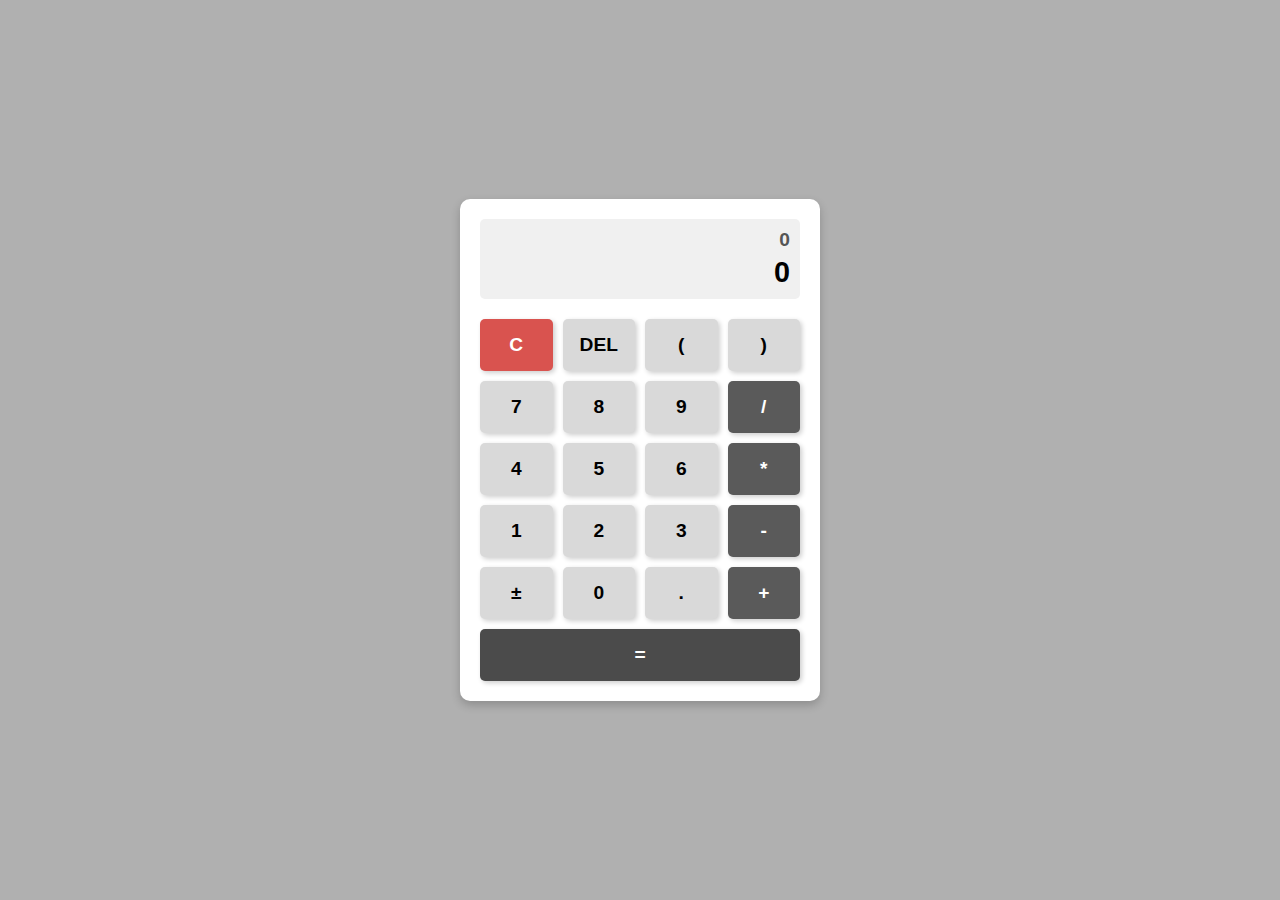
<file: TASK 1 CALCULATOR/index.html>
<!DOCTYPE html>
<html lang="en">
<head>
    <meta charset="UTF-8">
    <meta name="viewport" content="width=device-width, initial-scale=1.0">
    <title>Calculator</title>
    <link rel="stylesheet" href="styles.css">
</head>
<body>
    <div class="calculator">
        <div class="display">
            <div class="input-display" id="inputDisplay">0</div>
            <div class="result-display" id="resultDisplay">0</div>
        </div>
        <div class="buttons">
            <button onclick="clearDisplay()" class="clear">C</button>
            <button onclick="deleteLast()">DEL</button>
            <button onclick="append('(')">(</button>
            <button onclick="append(')')">)</button>

            <button onclick="append('7')">7</button>
            <button onclick="append('8')">8</button>
            <button onclick="append('9')">9</button>
            <button onclick="append('/')" class="operator">/</button>

            <button onclick="append('4')">4</button>
            <button onclick="append('5')">5</button>
            <button onclick="append('6')">6</button>
            <button onclick="append('*')" class="operator">*</button>

            <button onclick="append('1')">1</button>
            <button onclick="append('2')">2</button>
            <button onclick="append('3')">3</button>
            <button onclick="append('-')" class="operator">-</button>

            <button onclick="toggleSign()">±</button>
            <button onclick="append('0')">0</button>
            <button onclick="append('.')">.</button>
            <button onclick="append('+')" class="operator">+</button>

            <button onclick="calculate()" class="equal" style="grid-column: span 4;">=</button>
        </div>
    </div>


    <script src="script.js"></script>
</body>
</html>
</file>
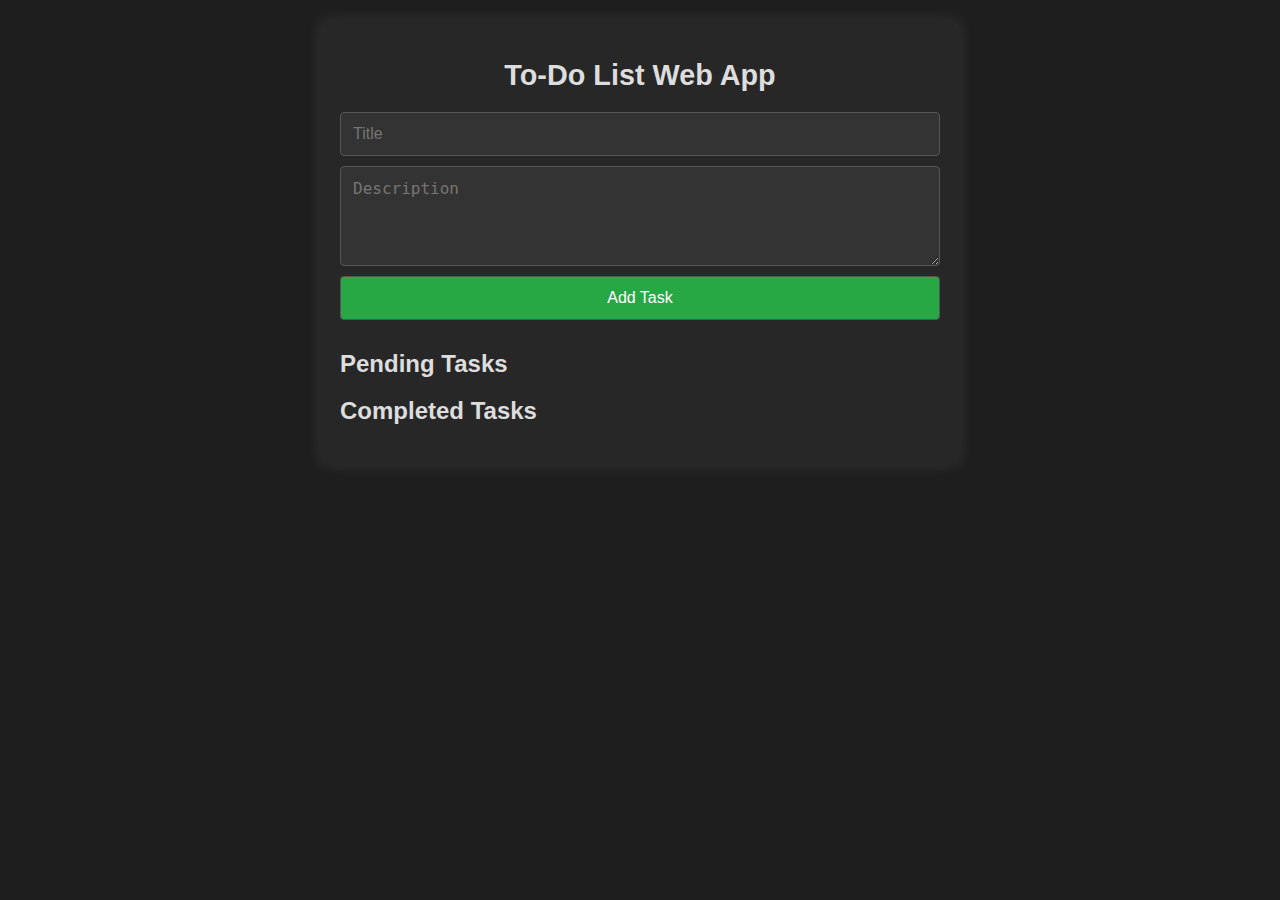
<file: TASK 3 TODO-LIST/index.html>
<!DOCTYPE html>
<html lang="en">
<head>
    <meta charset="UTF-8">
    <meta name="viewport" content="width=device-width, initial-scale=1.0">
    <title>To-Do List Web App</title>
    <link rel="stylesheet" href="style.css">
</head>
<body>
    <div class="container">
        <h1>To-Do List Web App</h1>
        <form id="task-form">
            <input type="text" id="title" placeholder="Title" required>
            <textarea id="description" placeholder="Description" required></textarea>
            <button type="submit">Add Task</button>
        </form>

        <h2>Pending Tasks</h2>
        <div id="pending-tasks"></div>

        <h2>Completed Tasks</h2>
        <div id="completed-tasks"></div>
    </div>

    <div id="edit-task-modal">
        <h2>Edit Task</h2>
        <input type="text" id="edit-title" placeholder="Edit Title">
        <textarea id="edit-description" placeholder="Edit Description"></textarea>
        <button id="save-edit">Save Changes</button>
        <button id="cancel-edit">Cancel</button>
    </div>
    <div id="overlay"></div>

    <script src="script.js"></script>
</body>
</html>
</file>
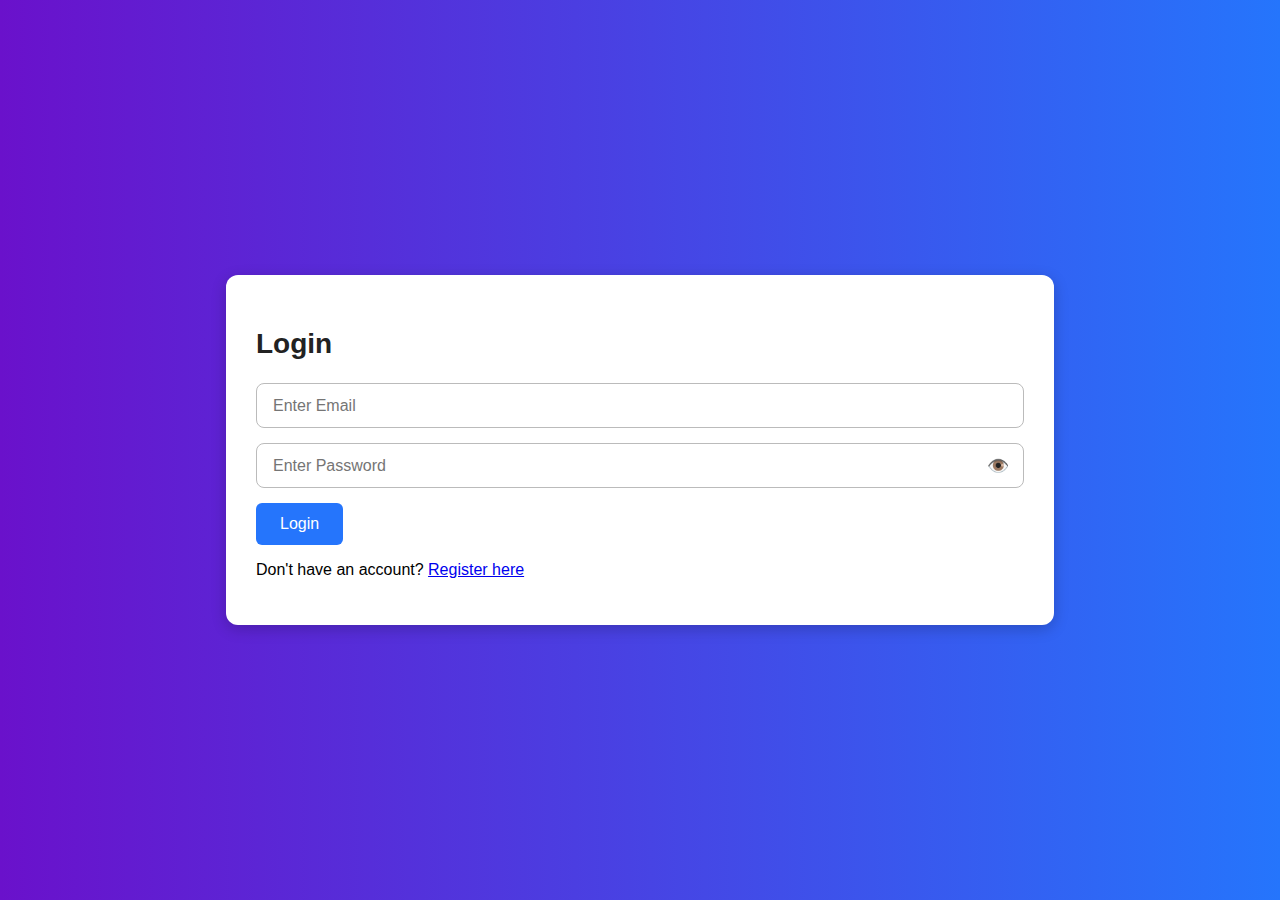
<file: TASK 4 LOGIN AUTH/index.html>
<!DOCTYPE html>
<html lang="en">
<head>
    <meta charset="UTF-8">
    <meta name="viewport" content="width=device-width, initial-scale=1.0">
    <title>Login Authentication</title>
    <link rel="stylesheet" href="login.css">
</head>
<body>
    <div class="background-container">
        <div class="main-container">
            <!-- Login Form -->
            <div id="loginForm">
                <h2 class="heading">Login</h2>
                <input type="email" id="loginEmail" class="custom-input" placeholder="Enter Email" required>
                <div class="input-container">
                    <input type="password" id="loginPassword" class="custom-input" placeholder="Enter Password" required>
                    <span class="toggle-password" onclick="togglePassword('loginPassword', this)">👁️</span>
                </div>
                <button id="loginBtn" class="btn-primary">Login</button>
                <p id="loginError" class="error-message"></p>
                <p>Don't have an account? <a href="#" id="showRegister">Register here</a></p>
            </div>

            <!-- Register Form -->
            <div id="registerForm" style="display: none;">
                <h2 class="heading">Register</h2>
                <input type="text" id="registerName" class="custom-input" placeholder="Enter Your Name" required>
                <input type="email" id="registerEmail" class="custom-input" placeholder="Enter Email" required>
                <div class="input-container">
                    <input type="password" id="registerPassword" class="custom-input" placeholder="Enter Password" required>
                    <span class="toggle-password" onclick="togglePassword('registerPassword', this)">👁️</span>
                </div>
                <button id="registerBtn" class="btn-primary">Register</button>
                <p id="registerError" class="error-message"></p>
                <p>Already have an account? <a href="#" id="showLogin">Login here</a></p>
            </div>

            <!-- Welcome Section (Shown After Login) -->
            <div id="welcomeSection" style="display: none; text-align: center;">
                <h2 id="welcomeMessage"></h2>
                <p>You've successfully logged in to the secure page!</p>
                <button id="logoutBtn" class="btn-primary">Logout</button>
            </div>
        </div>
    </div>

    <script src="login.js"></script>
</body>
</html>
</file>
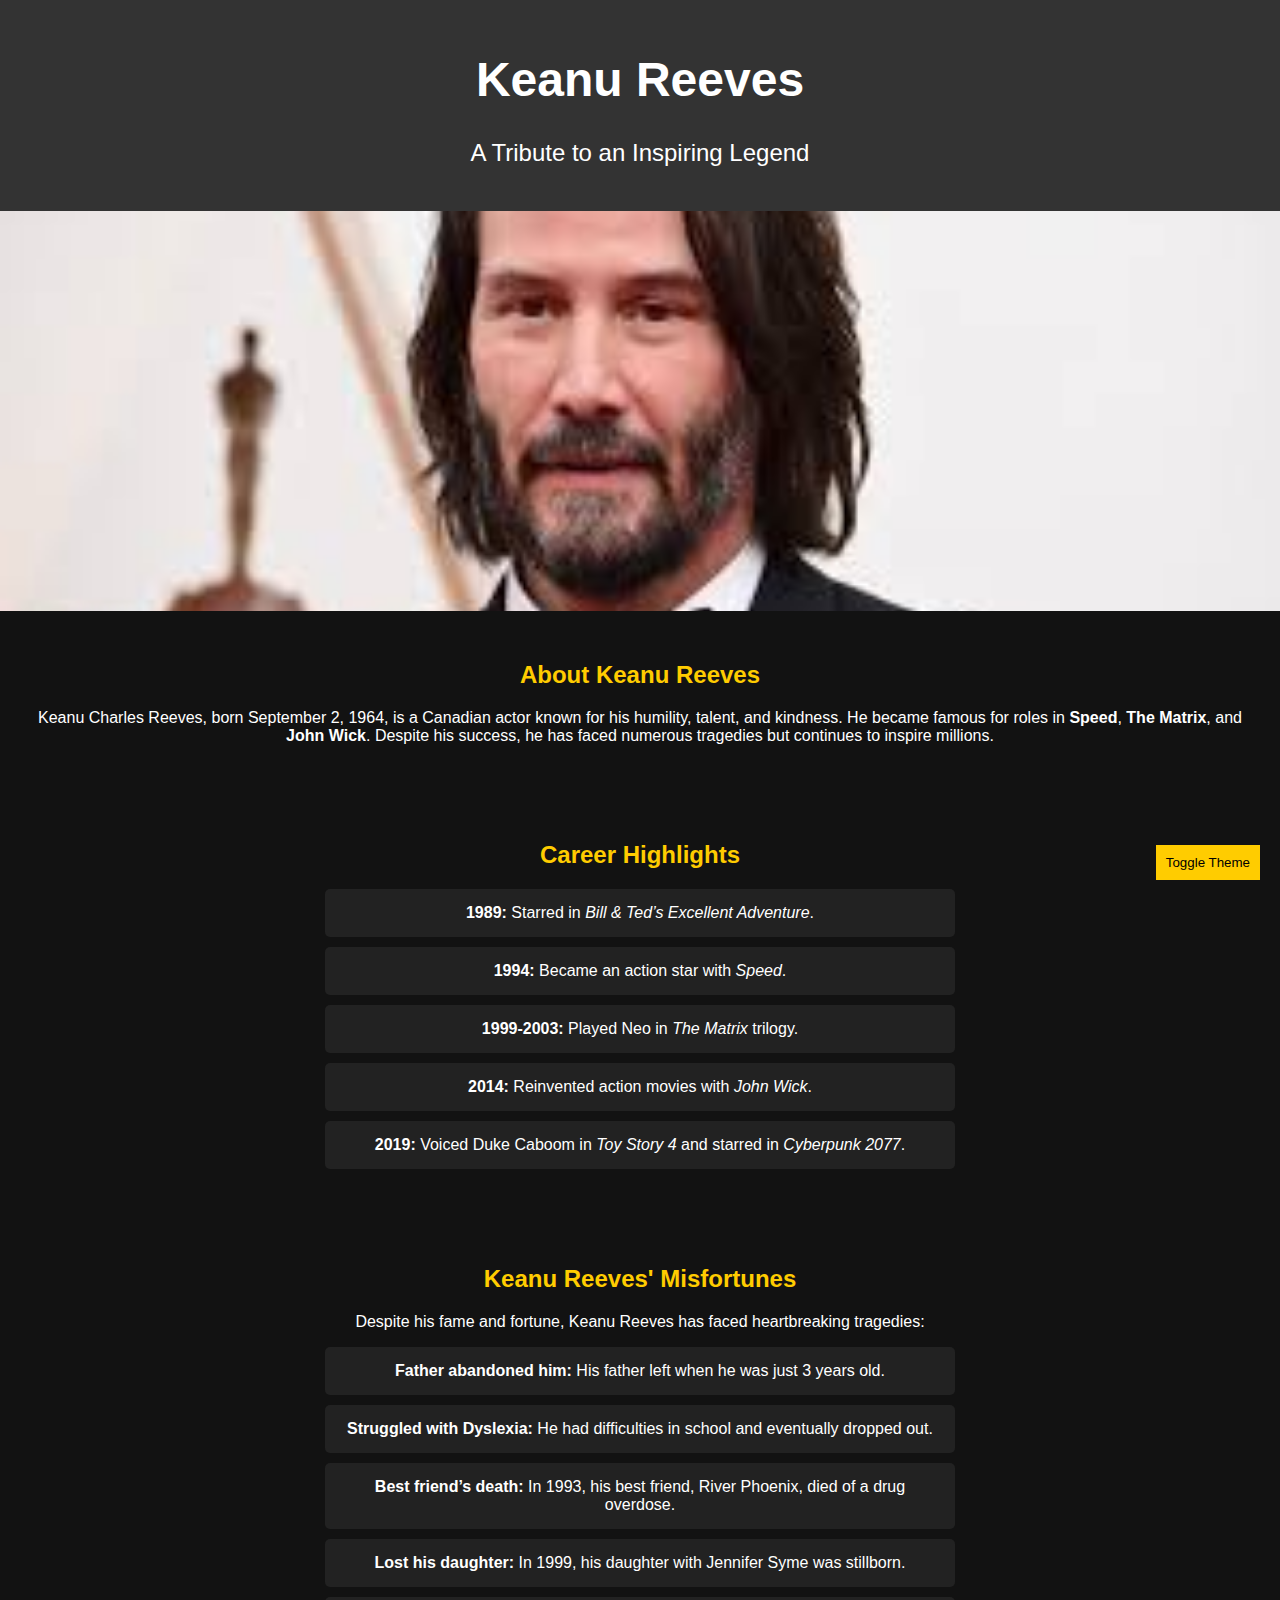
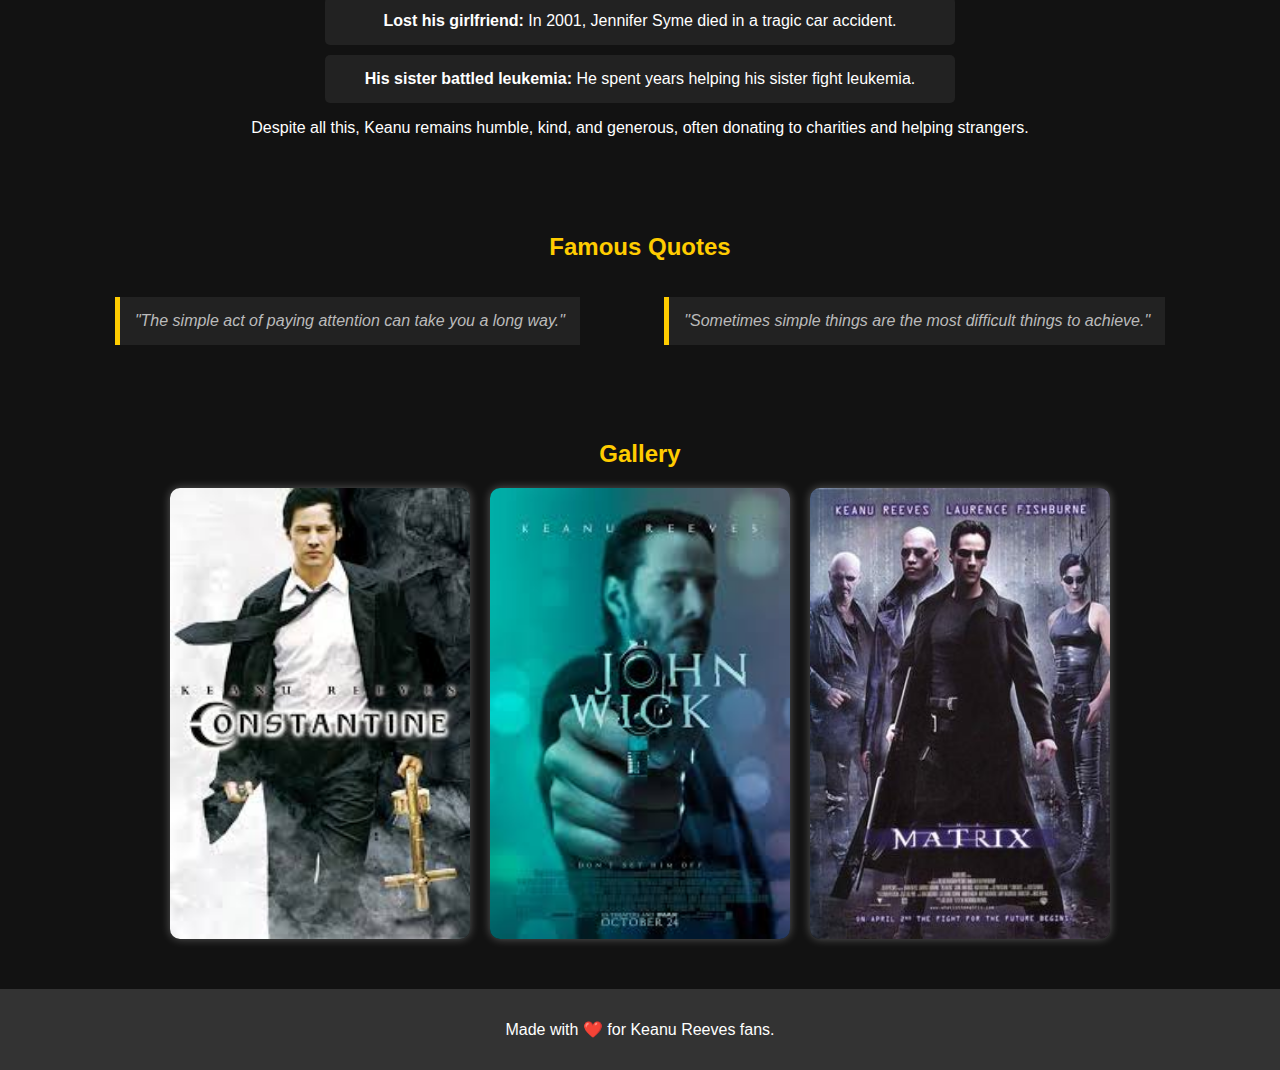
<file: Task2 Tribute Page/index.html>
<!DOCTYPE html>
<html lang="en">
<head>
    <meta charset="UTF-8">
    <meta name="viewport" content="width=device-width, initial-scale=1.0">
    <title>Keanu Reeves - Tribute</title>
    <link rel="stylesheet" href="style.css">
</head>
<body>
    <header>
        <h1>Keanu Reeves</h1>
        <p>A Tribute to an Inspiring Legend</p>
    </header>

    <section class="hero">

    </section>

    <section class="bio">
        <h2>About Keanu Reeves</h2>
        <p>
            Keanu Charles Reeves, born September 2, 1964, is a Canadian actor known for his humility, talent, and kindness.
            He became famous for roles in <strong>Speed</strong>, <strong>The Matrix</strong>, and <strong>John Wick</strong>.
            Despite his success, he has faced numerous tragedies but continues to inspire millions.
        </p>
    </section>

    <section class="career">
        <h2>Career Highlights</h2>
        <ul>
            <li><strong>1989:</strong> Starred in <i>Bill & Ted’s Excellent Adventure</i>.</li>
            <li><strong>1994:</strong> Became an action star with <i>Speed</i>.</li>
            <li><strong>1999-2003:</strong> Played Neo in <i>The Matrix</i> trilogy.</li>
            <li><strong>2014:</strong> Reinvented action movies with <i>John Wick</i>.</li>
            <li><strong>2019:</strong> Voiced Duke Caboom in <i>Toy Story 4</i> and starred in <i>Cyberpunk 2077</i>.</li>
        </ul>
    </section>

    <section class="misfortunes">
        <h2>Keanu Reeves' Misfortunes</h2>
        <p>Despite his fame and fortune, Keanu Reeves has faced heartbreaking tragedies:</p>
        <ul>
            <li><strong>Father abandoned him:</strong> His father left when he was just 3 years old.</li>
            <li><strong>Struggled with Dyslexia:</strong> He had difficulties in school and eventually dropped out.</li>
            <li><strong>Best friend’s death:</strong> In 1993, his best friend, River Phoenix, died of a drug overdose.</li>
            <li><strong>Lost his daughter:</strong> In 1999, his daughter with Jennifer Syme was stillborn.</li>
            <li><strong>Lost his girlfriend:</strong> In 2001, Jennifer Syme died in a tragic car accident.</li>
            <li><strong>His sister battled leukemia:</strong> He spent years helping his sister fight leukemia.</li>
        </ul>
        <p>Despite all this, Keanu remains humble, kind, and generous, often donating to charities and helping strangers.</p>
    </section>

    <section class="quotes">
        <h2>Famous Quotes</h2>
        <blockquote>
            "The simple act of paying attention can take you a long way."
        </blockquote>
        <blockquote>
            "Sometimes simple things are the most difficult things to achieve."
        </blockquote>
    </section>

    <section class="gallery">
        <h2>Gallery</h2>
        <div class="image-container">
            <img src="image (4).jpg" alt="Random Image">
            <img src="image (2).jpg" alt="Random Image">
            <img src="The_Matrix_Poster.jpg" alt="The Matrix">
        </div>
    </section>

    <footer>
        <p>Made with ❤️ for Keanu Reeves fans.</p>
    </footer>

    <script src="script.js"></script>
</body>
</html>
</file>
<file: TASK 1 CALCULATOR/styles.css>
/* body {
    font-family: Arial, sans-serif;
    display: flex;
    justify-content: center;
    align-items: center;
    height: 100vh;
    background-color: #87CEEB;
    margin: 0;
}

.calculator {
    background: #ffffff;
    padding: 20px;
    border-radius: 10px;
    box-shadow: 0px 4px 10px rgba(0, 0, 0, 0.2);
    width: 320px;
}

.display {
    background: #f0f0f0;
    border-radius: 5px;
    padding: 10px;
    margin-bottom: 20px;
    font-size: 1.8rem;
    font-weight: bold;
    text-align: right;
    overflow: hidden;
    display: flex;
    flex-direction: column;
    gap: 5px;
}

.input-display {
    font-size: 1.2rem;
    color: #555;
    text-align: right;
    font-weight: bold;
}

.result-display {
    font-size: 1.8rem;
    font-weight: bold;
    color: #000;
}

.buttons {
    display: grid;
    grid-template-columns: repeat(4, 1fr);
    gap: 10px;
}

button {
    padding: 15px;
    font-size: 1.2rem;
    font-weight: bold;
    border: none;
    border-radius: 5px;
    background-color: #e0e0e0;
    cursor: pointer;
    transition: background 0.2s;
}

button:hover {
    background-color: #c8c8c8;
}

button.operator {
    background-color: #6495ED;
    color: white;
}

button.equal {
    grid-column: span 2;
    background-color: #4682B4;
    color: white;
}

button.clear {
    background-color: #ff6666;
    color: white;
}

button:active {
    transform: scale(0.95);
} */






body {
    font-family: Arial, sans-serif;
    display: flex;
    justify-content: center;
    align-items: center;
    height: 100vh;
    background-color: #B0B0B0; /* Changed to grey */
    margin: 0;
}

.calculator {
    background: #ffffff;
    padding: 20px;
    border-radius: 10px;
    box-shadow: 0px 4px 10px rgba(0, 0, 0, 0.2);
    width: 320px;
}

.display {
    background: #f0f0f0;
    border-radius: 5px;
    padding: 10px;
    margin-bottom: 20px;
    font-size: 1.8rem;
    font-weight: bold;
    text-align: right;
    overflow: hidden;
    display: flex;
    flex-direction: column;
    gap: 5px;
}

.input-display {
    font-size: 1.2rem;
    color: #555;
    text-align: right;
    font-weight: bold;
}

.result-display {
    font-size: 1.8rem;
    font-weight: bold;
    color: #000;
}

.buttons {
    display: grid;
    grid-template-columns: repeat(4, 1fr);
    gap: 10px;
}

button {
    padding: 15px;
    font-size: 1.2rem;
    font-weight: bold;
    border: none;
    border-radius: 5px;
    background-color: #d9d9d9;
    cursor: pointer;
    transition: background 0.2s, box-shadow 0.2s;
    box-shadow: 2px 2px 5px rgba(0, 0, 0, 0.2); /* Added button shadows */
}

button:hover {
    background-color: #c2c2c2;
}

button:active {
    transform: scale(0.95);
}

/* Updated colors for better matching with grey background */
button.operator {
    background-color: #5a5a5a;
    color: white;
}

button.equal {
    background-color: #4b4b4b;
    color: white;
}

button.clear {
    background-color: #d9534f;
    color: white;
}
@media (max-width: 400px) {
    .calculator {
        width: 90%;
    }

    button {
        padding: 12px;
        font-size: 1rem;
    }
}
</file>
<file: TASK 3 TODO-LIST/style.css>
body {
    font-family: Arial, sans-serif;
    background: #1e1e1e;
    color: #ddd;
    transition: background 0.3s, color 0.3s;
}
.container {
    width: 90%;
    max-width: 600px;
    margin: 20px auto;
    background-color: rgba(40, 40, 40, 0.9);
    padding: 20px;
    border-radius: 8px;
    box-shadow: 0 0 15px rgba(255, 255, 255, 0.1);
    transition: background 0.3s;
}
h1 {
    text-align: center;
    font-size: 1.8rem;
}
form {
    display: flex;
    flex-direction: column;
    margin-bottom: 20px;
}
input, textarea, button {
    margin-bottom: 10px;
    padding: 12px;
    font-size: 1rem;
    border: 1px solid #555;
    border-radius: 4px;
    background: #333;
    color: #ddd;
    transition: background 0.3s, color 0.3s;
    width: 100%;
    box-sizing: border-box;
}
textarea {
    resize: vertical;
    min-height: 100px;
}
button {
    background-color: #28a745;
    color: white;
    cursor: pointer;
    transition: background 0.2s, transform 0.1s;
}
button:hover {
    background-color: #218838;
    transform: scale(1.05);
}
small {
    display: block;
    font-size: 0.85rem;
    color: #bbb;
    margin-top: 5px;
}
.task {
    display: flex;
    justify-content: space-between;
    align-items: center;
    padding: 12px;
    margin-bottom: 10px;
    border: 1px solid #444;
    border-radius: 4px;
    background-color: #282828;
    transition: background 0.3s, transform 0.1s;
}
.task:hover {
    background-color: #333;
    transform: scale(1.02);
}
.completed {
    text-decoration: line-through;
    color: #888;
}
.buttons {
    display: flex;
    gap: 10px;
}
.delete-btn {
    background-color: #dc3545;
    color: white;
    transition: background 0.2s;
}
.delete-btn:hover {
    background-color: #c82333;
}
.edit-btn {
    background-color: #ffc107;
    color: white;
    transition: background 0.2s;
}
.edit-btn:hover {
    background-color: #e0a800;
}
#edit-task-modal {
    display: none;
    position: fixed;
    top: 50%;
    left: 50%;
    width: 90%;
    max-width: 400px;
    transform: translate(-50%, -50%);
    background-color: #222;
    padding: 20px;
    box-shadow: 0 0 10px rgba(255, 255, 255, 0.3);
    border-radius: 8px;
    z-index: 1000;
    transition: opacity 0.3s ease-in-out;
}
#edit-task-modal.active {
    display: block;
    opacity: 1;
}
#overlay {
    display: none;
    position: fixed;
    top: 0;
    left: 0;
    width: 100%;
    height: 100%;
    background: rgba(0, 0, 0, 0.5);
    z-index: 999;
    transition: opacity 0.3s ease-in-out;
}
#overlay.active {
    display: block;
    opacity: 1;
}
#edit-title, #edit-description {
    width: 100%;
    box-sizing: border-box;
}
/* Custom Scrollbar */
::-webkit-scrollbar {
    width: 8px;
}
::-webkit-scrollbar-track {
    background: #2e2e2e;
}
::-webkit-scrollbar-thumb {
    background: #555;
    border-radius: 4px;
}
::-webkit-scrollbar-thumb:hover {
    background: #777;
}
/* Dark Mode Toggle */
#dark-mode-toggle {
    position: fixed;
    top: 10px;
    right: 10px;
    background: #444;
    color: #fff;
    padding: 10px 15px;
    border: none;
    cursor: pointer;
    border-radius: 5px;
    transition: background 0.3s;
}
#dark-mode-toggle:hover {
    background: #666;
}
/* Responsive Design */
@media (max-width: 600px) {
    .container {
        width: 95%;
        padding: 15px;
    }
    h1 {
        font-size: 1.5rem;
    }
    input, textarea, button {
        font-size: 0.9rem;
    }
    .task {
        flex-direction: column;
        align-items: flex-start;
    }
    .buttons {
        width: 100%;
        justify-content: space-between;
    }
}
</file>
<file: TASK 4 LOGIN AUTH/login.css>
body {
    margin: 0;
    padding: 0;
    font-family: 'Poppins', sans-serif;
    background: linear-gradient(to right, #6a11cb, #2575fc);
    display: flex;
    justify-content: center;
    align-items: center;
    height: 100vh;
}

.background-container {
    display: flex;
    flex-direction: column;
    justify-content: center;
    align-items: center;
    width: 100%;
}

.main-container {
    background: white;
    width: 60%;
    padding: 30px;
    border-radius: 12px;
    box-shadow: 0px 4px 15px rgba(0, 0, 0, 0.2);
    transition: all 0.3s ease-in-out;
    animation: fadeIn 0.5s ease-in;
}

@keyframes fadeIn {
    from {
        opacity: 0;
        transform: scale(0.9);
    }
    to {
        opacity: 1;
        transform: scale(1);
    }
}

.login-logo {
    max-width: 30%;
    border-radius: 10px;
}

.container {
    width: 100%;
    text-align: center;
}

.heading {
    font-size: 28px;
    font-weight: bold;
    color: #222;
}

.sub-heading {
    font-size: 16px;
    color: #444;
}

.custom-input {
    width: 100%;
    padding: 12px 16px;
    font-size: 16px;
    border: 1px solid #bbb;
    border-radius: 8px;
    transition: 0.3s;
    display: flex;
    align-items: center;
    margin-bottom: 15px;
    height: 45px; /* Ensures consistent height */
    box-sizing: border-box; /* Prevents unwanted sizing issues */
}

.custom-input:focus {
    border-color: #6a11cb;
    outline: none;
    box-shadow: 0 0 8px rgba(106, 17, 203, 0.3);
}

.input-container {
    position: relative;
    width: 100%;
}

.input-icon {
    position: absolute;
    left: 10px;
    color: #666;
}

.btn-primary {
    background: #2575fc;
    border: none;
    padding: 12px 24px;
    font-size: 16px;
    border-radius: 6px;
    cursor: pointer;
    transition: 0.3s;
    color: white;
}

.btn-primary:hover {
    background: #1a5ed2;
}

.toggle-password {
    position: absolute;
    right: 15px;
    top: 50%;
    transform: translateY(-50%);
    cursor: pointer;
    color: #666;
    font-size: 18px;
}

/* Remember Me Checkbox Styling */
.remember-me {
    display: flex;
    align-items: center;
    margin-bottom: 15px;
}
.remember-me input {
    margin-right: 5px;
}

.error-message {
    color: red;
    font-size: 14px;
}

@media (max-width: 768px) {
    .main-container {
        width: 80%;
        padding: 20px;
    }

    .heading {
        font-size: 24px;
    }
}
</file>
<file: Task2 Tribute Page/style.css>
body {
    font-family: Arial, sans-serif;
    background: #121212;
    color: white;
    text-align: center;
    margin: 0;
    padding: 0;
}

header {
    background: #333;
    padding: 20px;
    font-size: 1.5rem;
}

.hero {
    background: url('images\ \(3\).jpg') center/cover no-repeat;
    height: 400px;
    display: flex;
    justify-content: center;
    align-items: center;
}



.bio, .career, .misfortunes, .quotes, .gallery {
    padding: 30px;
}

h2 {
    color: #ffcc00;
}

ul {
    list-style: none;
    padding: 0;
}

li {
    background: #222;
    margin: 10px auto;
    padding: 15px;
    border-radius: 5px;
    max-width: 600px;
}

blockquote {
    font-style: italic;
    color: #bbb;
    background: #222;
    padding: 15px;
    border-left: 5px solid #ffcc00;
    display: inline-block;
}

.image-container {
    display: flex;
    justify-content: center;
    gap: 20px;
    flex-wrap: wrap;
}

.image-container img {
    width: 30%;
    max-width: 300px;
    border-radius: 10px;
    box-shadow: 0 0 10px rgba(255, 255, 255, 0.3);
}

footer {
    background: #333;
    padding: 15px;
    margin-top: 20px;
}
</file>
